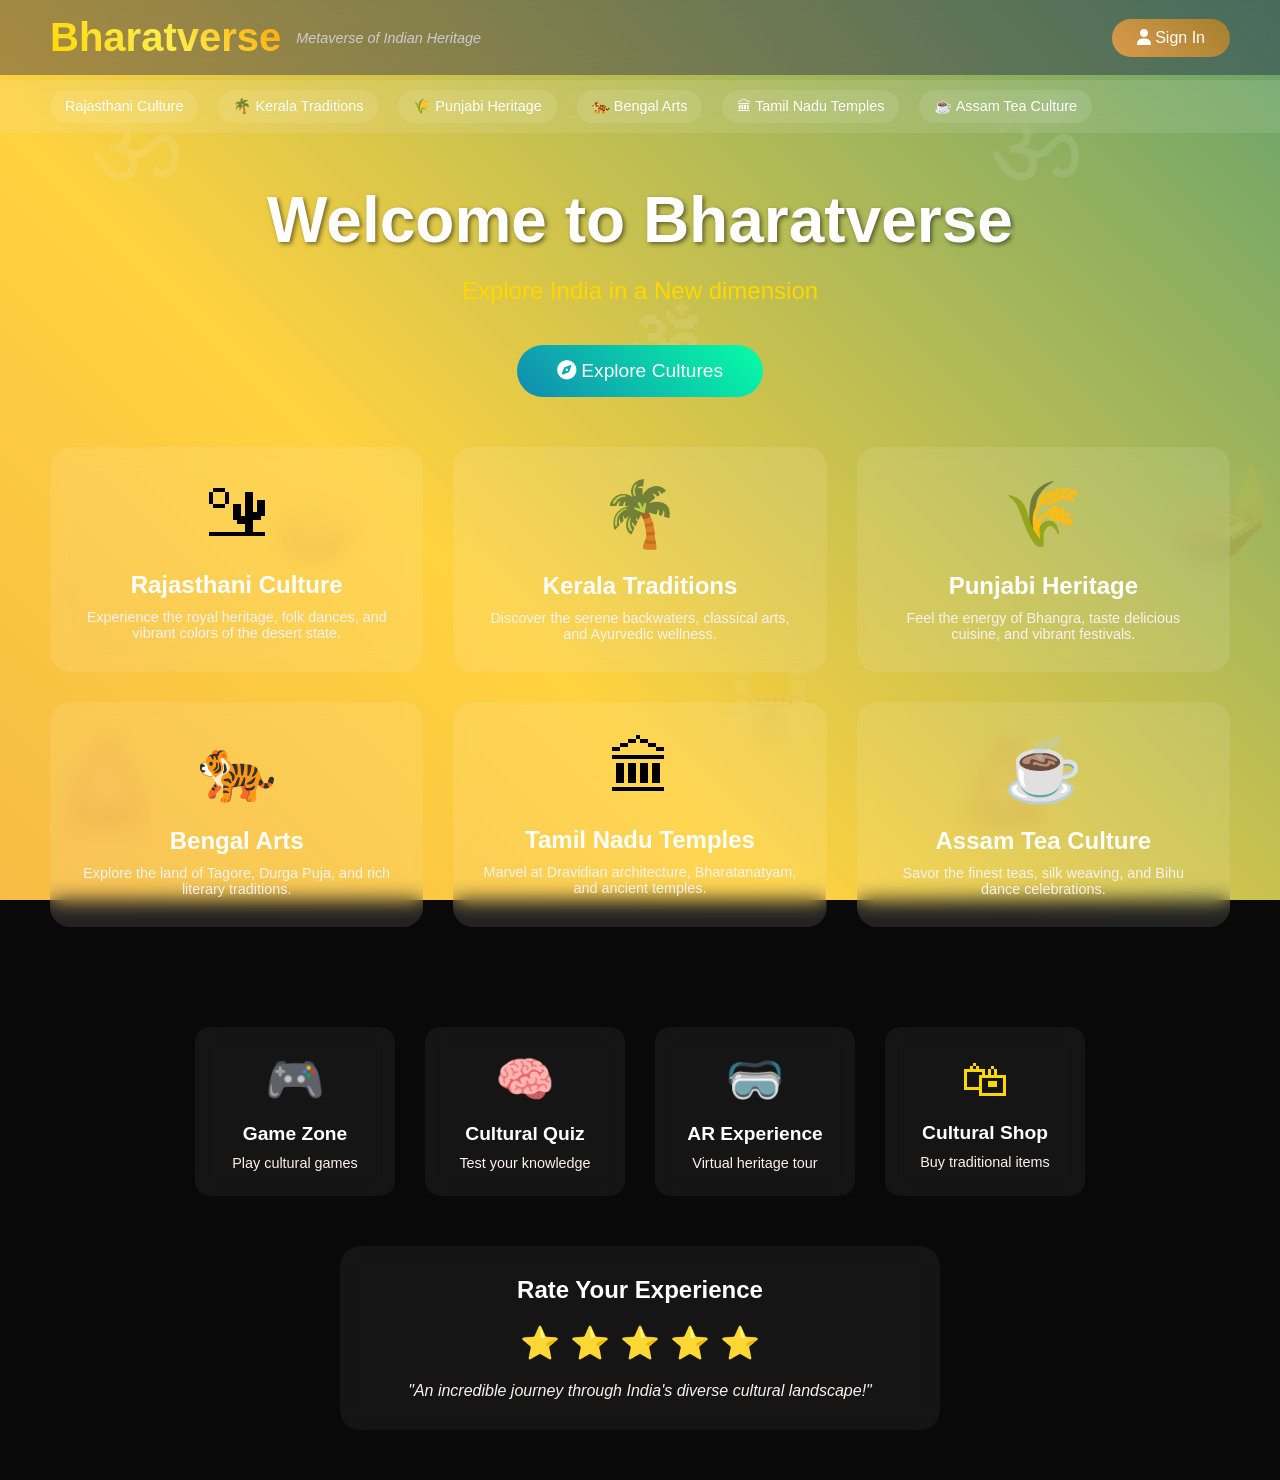
<file: index.html>
<!DOCTYPE html>
<html lang="en">
<head>
    <meta charset="UTF-8">
    <meta name="viewport" content="width=device-width, initial-scale=1.0">
    <title>Bharatverse - Metaverse of Indian Heritage</title>
    <link rel="stylesheet" href="https://cdnjs.cloudflare.com/ajax/libs/font-awesome/6.0.0/css/all.min.css">
    
    <link rel="stylesheet" href="assets/css/index.css">
</head>
<body>
    <div class="cultural-bg"></div>
    <div class="cultural-overlay"></div>

    <!-- Navbar -->
    <nav class="navbar">
        <div class="logo-section">
            <div class="logo">Bharatverse</div>
            <div class="tagline">Metaverse of Indian Heritage</div>
        </div>
        <div class="nav-right">
            <button class="sign-in-btn" onclick="showSignIn()">
                <i class="fas fa-user"></i> Sign In
            </button>
        </div>
    </nav>

    <!-- Recommendations Bar -->
    <div class="recommendations">
        <div class="rec-item" onclick="scrollToCulture('rajasthan')"> Rajasthani Culture</div>
        <div class="rec-item" onclick="scrollToCulture('kerala')">🌴 Kerala Traditions</div>
        <div class="rec-item" onclick="scrollToCulture('punjab')">🌾 Punjabi Heritage</div>
        <div class="rec-item" onclick="scrollToCulture('bengal')">🐅 Bengal Arts</div>
        <div class="rec-item" onclick="scrollToCulture('tamil')">🏛 Tamil Nadu Temples</div>
        <div class="rec-item" onclick="scrollToCulture('assam')">☕ Assam Tea Culture</div>
    </div>

    <!-- Main Content -->
    <div class="main-content">
        <!-- Hero Section -->
        <div class="hero-section">
            <h1 class="hero-title">Welcome to Bharatverse</h1>
            <p class="hero-subtitle">Explore India in a New dimension</p>
            <button class="explore-btn" onclick="exploreCultures()">
                <i class="fas fa-compass"></i> Explore Cultures
            </button>
        </div>

        <!-- Culture Cards -->
        <div class="cultures-grid">
            <div class="culture-card" id="rajasthan" onclick="showCultureDetails('rajasthan')">
                <span class="culture-icon">🏜</span>
                <h3 class="culture-title">Rajasthani Culture</h3>
                <p class="culture-desc">Experience the royal heritage, folk dances, and vibrant colors of the desert state.</p>
            </div>

            <div class="culture-card" id="kerala" onclick="window.location.href='pages/kerala.html'">
                <span class="culture-icon">🌴</span>
                <h3 class="culture-title">Kerala Traditions</h3>
                <p class="culture-desc">Discover the serene backwaters, classical arts, and Ayurvedic wellness.</p>
            </div>

            <div class="culture-card" id="punjab" onclick="showCultureDetails('punjab')">
                <span class="culture-icon">🌾</span>
                <h3 class="culture-title">Punjabi Heritage</h3>
                <p class="culture-desc">Feel the energy of Bhangra, taste delicious cuisine, and vibrant festivals.</p>
            </div>

            <div class="culture-card" id="bengal" onclick="showCultureDetails('bengal')">
                <span class="culture-icon">🐅</span>
                <h3 class="culture-title">Bengal Arts</h3>
                <p class="culture-desc">Explore the land of Tagore, Durga Puja, and rich literary traditions.</p>
            </div>

            <div class="culture-card" id="tamil" onclick="showCultureDetails('tamil')">
                <span class="culture-icon">🏛</span>
                <h3 class="culture-title">Tamil Nadu Temples</h3>
                <p class="culture-desc">Marvel at Dravidian architecture, Bharatanatyam, and ancient temples.</p>
            </div>

            <div class="culture-card" id="assam" onclick="showCultureDetails('assam')">
                <span class="culture-icon">☕</span>
                <h3 class="culture-title">Assam Tea Culture</h3>
                <p class="culture-desc">Savor the finest teas, silk weaving, and Bihu dance celebrations.</p>
            </div>
        </div>

        <!-- Features Section -->
        <div class="features-section">
            <div class="feature-card" onclick="openGameZone()">
                <div class="feature-icon">🎮</div>
                <h4 class="feature-title">Game Zone</h4>
                <p style="color: #fff0f0; font-size: 0.9rem;">Play cultural games</p>
            </div>

            <div class="feature-card" onclick="openQuiz()">
                <div class="feature-icon">🧠</div>
                <h4 class="feature-title">Cultural Quiz</h4>
                <p style="color: #fff0f0; font-size: 0.9rem;">Test your knowledge</p>
            </div>

            <div class="feature-card" onclick="openAR()">
                <div class="feature-icon">🥽</div>
                <h4 class="feature-title">AR Experience</h4>
                <p style="color: #fff0f0; font-size: 0.9rem;">Virtual heritage tour</p>
            </div>

            <div class="feature-card" onclick="window.location.href='pages/shop.html'">
                <div class="feature-icon">🛍</div>
                <h4 class="feature-title">Cultural Shop</h4>

                <p style="color: #fff0f0; font-size: 0.9rem;">Buy traditional items</p>
            </div>
        </div>

        <!-- Review Section -->
        <div class="review-section">
            <h3 class="review-title">Rate Your Experience</h3>
            <div class="rating">
                <span class="star" onclick="rate(1)">⭐</span>
                <span class="star" onclick="rate(2)">⭐</span>
                <span class="star" onclick="rate(3)">⭐</span>
                <span class="star" onclick="rate(4)">⭐</span>
                <span class="star" onclick="rate(5)">⭐</span>
            </div>
            <p class="review-text">"An incredible journey through India's diverse cultural landscape!"</p>
        </div>
    </div>
  
    
    <script src="assets/js/index.js"></script>
</body>
</html>
</file>
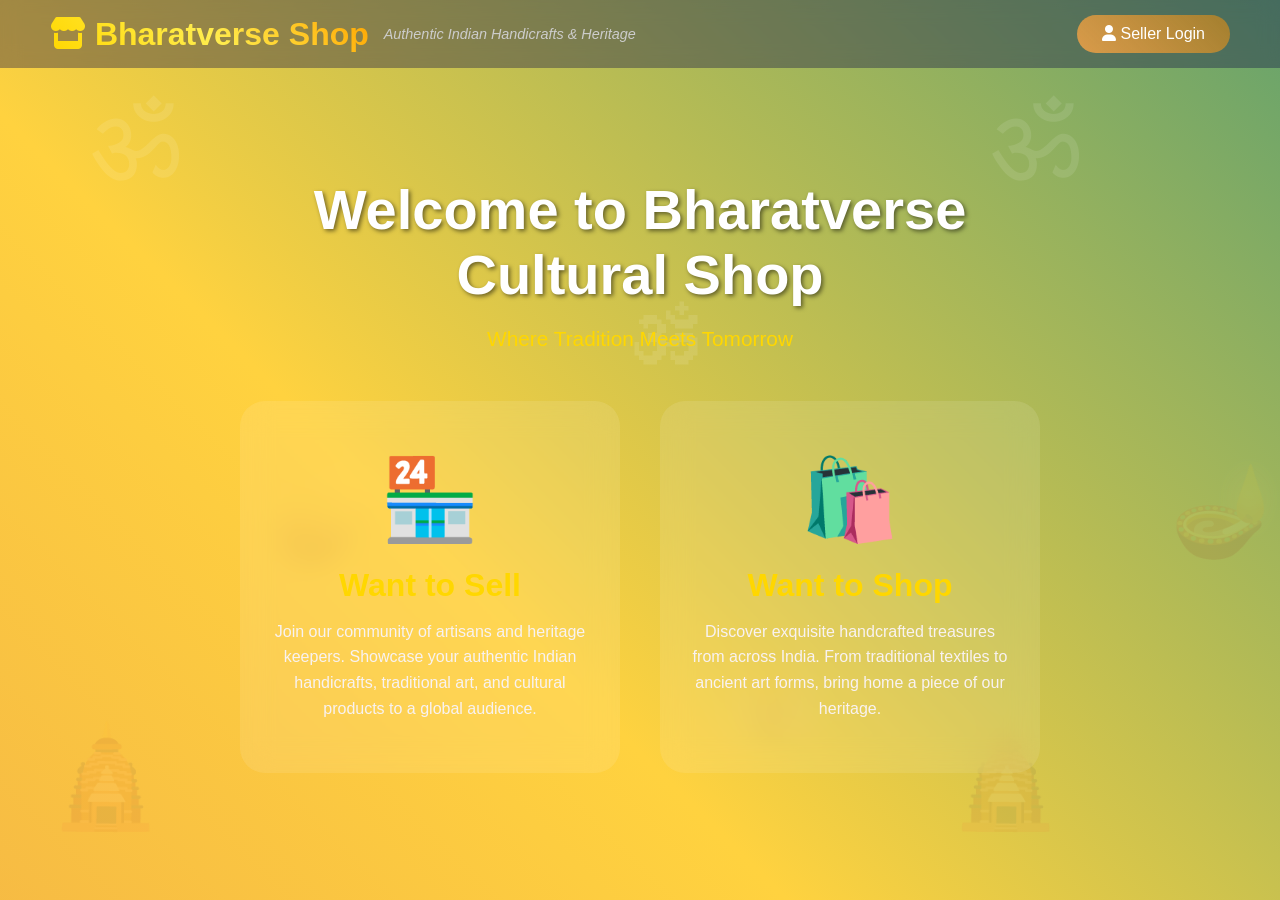
<file: pages/shop.html>
<!DOCTYPE html>
<html lang="en">
<head>
    <meta charset="UTF-8">
    <meta name="viewport" content="width=device-width, initial-scale=1.0">
    <title>Bharatverse - Cultural Shop</title>
    <link rel="stylesheet" href="https://cdnjs.cloudflare.com/ajax/libs/font-awesome/6.0.0/css/all.min.css">
    <link rel="stylesheet" href="../assets/css/shop.css">
</head>
<body>
    <div class="cultural-bg"></div>
    <div class="cultural-overlay"></div>

    <!-- Navbar -->
    <nav class="navbar">
        <div class="logo-section">
            <div class="logo" onclick="showLanding()">
                <i class="fas fa-store"></i> Bharatverse Shop
            </div>
            <div class="tagline">Authentic Indian Handicrafts & Heritage</div>
        </div>
        <div class="nav-right">
            <div class="cart-icon" onclick="openCart()">
                <i class="fas fa-shopping-cart"></i>
                <span class="cart-count" id="cartCount">0</span>
            </div>
            <button class="sign-in-btn" onclick="alert('Seller Login Modal')">
                <i class="fas fa-user"></i> Seller Login
            </button>
        </div>
    </nav>

    <!-- Landing Page -->
    <div class="landing-container" id="landingPage">
        <div class="landing-hero">
            <h1 class="landing-title">Welcome to Bharatverse Cultural Shop</h1>
            <p class="landing-subtitle">Where Tradition Meets Tomorrow</p>
            
            <div class="choice-grid">
                <div class="choice-card" onclick="showSellForm()">
                    <span class="choice-icon">🏪</span>
                    <h2 class="choice-title">Want to Sell</h2>
                    <p class="choice-desc">Join our community of artisans and heritage keepers. Showcase your authentic Indian handicrafts, traditional art, and cultural products to a global audience.</p>
                </div>

                <div class="choice-card" onclick="showShop()">
                    <span class="choice-icon">🛍️</span>
                    <h2 class="choice-title">Want to Shop</h2>
                    <p class="choice-desc">Discover exquisite handcrafted treasures from across India. From traditional textiles to ancient art forms, bring home a piece of our heritage.</p>
                </div>
            </div>
        </div>
    </div>

    <!-- Shop Page -->
    <div class="shop-container" id="shopPage">
        <div class="shop-header">
            <h1 class="shop-title">Cultural Heritage Shop</h1>
            <p class="shop-subtitle">Authentic Handicrafts from Across India</p>
        </div>

        <!-- Search Bar -->
        <div class="search-container">
            <input type="text" class="search-bar" id="searchBar" placeholder="Search for handicrafts, textiles, jewelry..." onkeyup="searchProducts()">
            <button class="search-btn" onclick="searchProducts()">
                <i class="fas fa-search"></i>
            </button>
        </div>

        <!-- Category Filters -->
        <div class="category-filters">
            <button class="filter-btn active" onclick="filterProducts('all')">All Products</button>
            <button class="filter-btn" onclick="filterProducts('textiles')">Traditional Textiles</button>
            <button class="filter-btn" onclick="filterProducts('handicrafts')">Handicrafts</button>
            <button class="filter-btn" onclick="filterProducts('jewelry')">Jewelry</button>
            <button class="filter-btn" onclick="filterProducts('art')">Art & Paintings</button>
            <button class="filter-btn" onclick="filterProducts('home')">Home Decor</button>
        </div>

        <!-- Products Grid -->
        <div class="products-grid" id="productsGrid"></div>
    </div>

    <!-- Seller Form Page -->
    <div class="shop-container" id="sellPage" style="display: none;">
        <div class="shop-header">
            <h1 class="shop-title">Become a Heritage Seller</h1>
            <p class="shop-subtitle">Share Your Craft with the World</p>
        </div>

        <div class="seller-form-container">
            <form onsubmit="submitSellerForm(event)">
                <div class="form-group">
                    <label class="form-label">Full Name</label>
                    <input type="text" class="form-input" placeholder="Enter your full name" required>
                </div>
                <div class="form-group">
                    <label class="form-label">Email Address</label>
                    <input type="email" class="form-input" placeholder="Enter your email" required>
                </div>
                <div class="form-group">
                    <label class="form-label">Phone Number</label>
                    <input type="tel" class="form-input" placeholder="Enter your phone number" required>
                </div>
                <div class="form-group">
                    <label class="form-label">Business Name</label>
                    <input type="text" class="form-input" placeholder="Your shop or business name">
                </div>
                <div class="form-group">
                    <label class="form-label">Product Category</label>
                    <select class="form-input" required>
                        <option value="">Select category</option>
                        <option>Traditional Textiles</option>
                        <option>Handicrafts</option>
                        <option>Jewelry</option>
                        <option>Art & Paintings</option>
                        <option>Home Decor</option>
                        <option>Books & Music</option>
                    </select>
                </div>
                <div class="form-group">
                    <label class="form-label">Describe Your Products</label>
                    <textarea class="form-input form-textarea" placeholder="Tell us about your traditional products, crafting methods, and heritage story..." required></textarea>
                </div>
                <div class="form-group">
                    <label class="form-label">Years of Experience</label>
                    <input type="number" class="form-input" placeholder="Years in this craft" min="0">
                </div>
                <button type="submit" class="submit-btn">
                    <i class="fas fa-paper-plane"></i> Submit Application
                </button>
            </form>
        </div>
    </div>

    <!-- Cart Modal -->
    <div class="cart-modal" id="cartModal">
        <div class="cart-header">
            <h3 class="cart-title">
                <i class="fas fa-shopping-cart"></i> Shopping Cart
            </h3>
            <button class="close-cart" onclick="closeCart()">
                <i class="fas fa-times"></i>
            </button>
        </div>
        <div id="cartItems"></div>
        <div class="cart-total" id="cartTotal" style="display: none;">
            <div class="total-amount">
                <span>Total:</span>
                <span id="cartTotalAmount">₹0</span>
            </div>
            <button class="checkout-btn" onclick="checkout()">
                <i class="fas fa-credit-card"></i> Proceed to Checkout
            </button>
        </div>
    </div>

    <!-- Product Detail Modal -->
    <div class="product-modal" id="productModal">
        <div class="product-modal-content">
            <button class="close-modal" onclick="closeProductModal()">
                <i class="fas fa-times"></i>
            </button>
            <div id="productModalBody"></div>
        </div>
    </div>

    
    <script src="../assets/js/shop.js"></script>
</body>
</html>
</file>
<file: assets/css/index.css>
* {
            margin: 0;
            padding: 0;
            box-sizing: border-box;
        }

        body {
            font-family: 'Arial', sans-serif;
            overflow-x: hidden;
            background: #090909;
        }

        /* Animated Cultural Background */
        .cultural-bg {
            position: fixed;
            top: 0;
            left: 0;
            width: 100%;
            height: 100%;
            z-index: -1;
            background: linear-gradient(45deg, #fa946f, #eca049, #ffd23f, #409777, #118ab2, #073b4c);
            background-size: 400% 400%;
            animation: gradientShift 15s ease infinite;
        }

        @keyframes gradientShift {
            0% { background-position: 0% 50%; }
            50% { background-position: 100% 50%; }
            100% { background-position: 0% 50%; }
        }

        .cultural-overlay {
            position: fixed;
            top: 0;
            left: 0;
            width: 100%;
            height: 100%;
            background: url('data:image/svg+xml,<svg xmlns="http://www.w3.org/2000/svg" viewBox="0 0 100 100"><text x="10" y="20" font-size="12" fill="rgba(255,255,255,0.1)">ॐ</text><text x="70" y="40" font-size="8" fill="rgba(255,255,255,0.1)">🕉</text><text x="30" y="60" font-size="10" fill="rgba(255,255,255,0.1)">🪔</text><text x="80" y="80" font-size="9" fill="rgba(255,255,255,0.1)">🕌</text><text x="5" y="90" font-size="11" fill="rgba(255,255,255,0.1)">🛕</text></svg>') repeat;
            z-index: -1;
        }

        /* Navbar */
        .navbar {
            background: rgba(11, 6, 70, 0.344);
            backdrop-filter: blur(10px);
            padding: 15px 50px;
            position: fixed;
            width: 100%;
            top: 0;
            z-index: 1000;
            display: flex;
            justify-content: space-between;
            align-items: center;
            transition: all 0.3s ease;
        }

        .navbar:hover {
            background: rgba(11, 6, 70, 0.344);
            box-shadow: 0 5px 20px rgba(255, 215, 0, 0.3);
        }

        .logo-section {
            display: flex;
            align-items: center;
            gap: 15px;
        }

        .logo {
            font-size: 2.5rem;
            font-weight: bold;
            background: linear-gradient(45deg, #ffd700, #ffed4e, #ffa500);
            -webkit-background-clip: text;
            -webkit-text-fill-color: transparent;
            animation: logoGlow 2s ease-in-out infinite alternate;
        }

        @keyframes logoGlow {
            from { filter: drop-shadow(0 0 5px rgba(255, 215, 0, 0.5)); }
            to { filter: drop-shadow(0 0 20px rgba(255, 215, 0, 0.8)); }
        }

        .tagline {
            color: #ccc;
            font-size: 0.9rem;
            font-style: italic;
        }

        .nav-right {
            display: flex;
            align-items: center;
            gap: 20px;
        }

        .sign-in-btn {
            background: linear-gradient(45deg, #d99b4b, #b78324cf);
            color: white;
            border: none;
            padding: 10px 25px;
            border-radius: 25px;
            cursor: pointer;
            font-size: 1rem;
            transition: all 0.3s ease;
            position: relative;
            overflow: hidden;
        }

        .sign-in-btn:hover {
            transform: translateY(-2px);
            box-shadow: 0 5px 15px rgba(255, 107, 53, 0.4);
        }

        .sign-in-btn::before {
            content: '';
            position: absolute;
            top: 50%;
            left: 50%;
            width: 0;
            height: 0;
            background: rgba(255, 255, 255, 0.3);
            border-radius: 50%;
            transform: translate(-50%, -50%);
            transition: width 0.6s, height 0.6s;
        }

        .sign-in-btn:hover::before {
            width: 300px;
            height: 300px;
        }

        /* Recommendations Bar */
        .recommendations {
            background: rgba(255, 255, 255, 0.1);
            backdrop-filter: blur(10px);
            padding: 10px 50px;
            margin-top: 80px;
            display: flex;
            gap: 20px;
            overflow-x: auto;
            scrollbar-width: thin;
            scrollbar-color: #ffd700 rgba(255, 255, 255, 0.1);
        }

        .recommendations::-webkit-scrollbar {
            height: 5px;
        }

        .recommendations::-webkit-scrollbar-track {
            background: rgba(255, 255, 255, 0.1);
        }

        .recommendations::-webkit-scrollbar-thumb {
            background: #ffd700;
            border-radius: 5px;
        }

        .rec-item {
            background: rgba(255, 255, 255, 0.1);
            padding: 8px 15px;
            border-radius: 20px;
            color: white;
            font-size: 0.9rem;
            cursor: pointer;
            transition: all 0.3s ease;
            white-space: nowrap;
        }

        .rec-item:hover {
            background: rgba(255, 215, 0, 0.3);
            transform: scale(1.05);
        }

        /* Main Content */
        .main-content {
            padding: 50px;
            min-height: 100vh;
            display: flex;
            flex-direction: column;
            align-items: center;
        }

        .hero-section {
            text-align: center;
            margin-bottom: 50px;
            animation: fadeInUp 1s ease;
        }

        @keyframes fadeInUp {
            from {
                opacity: 0;
                transform: translateY(30px);
            }
            to {
                opacity: 1;
                transform: translateY(0);
            }
        }

        .hero-title {
            font-size: 4rem;
            color: white;
            margin-bottom: 20px;
            text-shadow: 2px 2px 4px rgba(0, 0, 0, 0.5);
        }

        .hero-subtitle {
            font-size: 1.5rem;
            color: #ffd700;
            margin-bottom: 40px;
        }

        .explore-btn {
            background: linear-gradient(45deg, #118ab2, #06ffa5);
            color: white;
            border: none;
            padding: 15px 40px;
            font-size: 1.2rem;
            border-radius: 30px;
            cursor: pointer;
            transition: all 0.3s ease;
            position: relative;
            overflow: hidden;
        }

        .explore-btn:hover {
            transform: scale(1.1);
            box-shadow: 0 10px 30px rgba(6, 255, 165, 0.4);
        }

        .explore-btn::after {
            content: '→';
            position: absolute;
            right: 20px;
            opacity: 0;
            transition: all 0.3s ease;
        }

        .explore-btn:hover::after {
            opacity: 1;
            right: 15px;
        }

        /* Culture Cards */
        .cultures-grid {
            display: grid;
            grid-template-columns: repeat(auto-fit, minmax(300px, 1fr));
            gap: 30px;
            width: 100%;
            max-width: 1200px;
            margin-bottom: 50px;
        }

        .culture-card {
            background: rgba(255, 255, 255, 0.1);
            backdrop-filter: blur(10px);
            border-radius: 20px;
            padding: 30px;
            text-align: center;
            transition: all 0.3s ease;
            cursor: pointer;
            position: relative;
            overflow: hidden;
        }

        .culture-card::before {
            content: '';
            position: absolute;
            top: -50%;
            left: -50%;
            width: 200%;
            height: 200%;
            background: linear-gradient(45deg, transparent, rgba(255, 215, 0, 0.1), transparent);
            transform: rotate(45deg);
            transition: all 0.5s ease;
            opacity: 0;
        }

        .culture-card:hover::before {
            opacity: 1;
            animation: shimmer 0.5s ease;
        }

        @keyframes shimmer {
            0% { transform: translateX(-100%) translateY(-100%) rotate(45deg); }
            100% { transform: translateX(100%) translateY(100%) rotate(45deg); }
        }

        .culture-card:hover {
            transform: translateY(-10px);
            box-shadow: 0 20px 40px rgba(0, 0, 0, 0.3);
        }

        .culture-icon {
            font-size: 4rem;
            margin-bottom: 20px;
            display: block;
        }

        .culture-title {
            color: white;
            font-size: 1.5rem;
            margin-bottom: 10px;
        }

        .culture-desc {
            color: #f8f2f2;
            font-size: 0.9rem;
        }

        /* Features Section */
        .features-section {
            display: flex;
            gap: 30px;
            flex-wrap: wrap;
            justify-content: center;
            margin-top: 50px;
        }

        .feature-card {
            background: rgba(255, 255, 255, 0.05);
            backdrop-filter: blur(10px);
            padding: 25px;
            border-radius: 15px;
            text-align: center;
            transition: all 0.3s ease;
            cursor: pointer;
            min-width: 200px;
        }

        .feature-card:hover {
            background: rgba(255, 255, 255, 0.1);
            transform: translateY(-5px);
        }

        .feature-icon {
            font-size: 3rem;
            color: #ffd700;
            margin-bottom: 15px;
        }

        .feature-title {
            color: white;
            font-size: 1.2rem;
            margin-bottom: 10px;
        }

        /* Review Section */
        .review-section {
            background: rgba(255, 255, 255, 0.05);
            backdrop-filter: blur(10px);
            padding: 30px;
            border-radius: 20px;
            margin-top: 50px;
            max-width: 600px;
            width: 100%;
        }

        .review-title {
            color: white;
            font-size: 1.5rem;
            margin-bottom: 20px;
            text-align: center;
        }

        .rating {
            display: flex;
            justify-content: center;
            gap: 10px;
            margin-bottom: 20px;
        }

        .star {
            font-size: 2rem;
            color: #ffd700;
            cursor: pointer;
            transition: all 0.3s ease;
        }

        .star:hover {
            transform: scale(1.2);
            text-shadow: 0 0 10px #ffd700;
        }

        .review-text {
            color: #faf0f0;
            text-align: center;
            font-style: italic;
        }

        /* Responsive */
        @media (max-width: 768px) {
            .navbar {
                padding: 15px 20px;
            }

            .logo {
                font-size: 2rem;
            }

            .hero-title {
                font-size: 3rem;
            }

            .cultures-grid {
                grid-template-columns: 1fr;
            }

            .main-content {
                padding: 20px;
            }
        }
</file>
<file: assets/css/shop.css>
/* Import all styles from main page */
        * {
            margin: 0;
            padding: 0;
            box-sizing: border-box;
        }

        body {
            font-family: 'Arial', sans-serif;
            overflow-x: hidden;
            background: #090909;
            color: white;
        }

        /* Animated Cultural Background */
        .cultural-bg {
            position: fixed;
            top: 0;
            left: 0;
            width: 100%;
            height: 100%;
            z-index: -1;
            background: linear-gradient(45deg, #fa946f, #eca049, #ffd23f, #409777, #118ab2, #073b4c);
            background-size: 400% 400%;
            animation: gradientShift 15s ease infinite;
        }

        @keyframes gradientShift {
            0% { background-position: 0% 50%; }
            50% { background-position: 100% 50%; }
            100% { background-position: 0% 50%; }
        }

        .cultural-overlay {
            position: fixed;
            top: 0;
            left: 0;
            width: 100%;
            height: 100%;
            background: url('data:image/svg+xml,<svg xmlns="http://www.w3.org/2000/svg" viewBox="0 0 100 100"><text x="10" y="20" font-size="12" fill="rgba(255,255,255,0.1)">ॐ</text><text x="70" y="40" font-size="8" fill="rgba(255,255,255,0.1)">🕉</text><text x="30" y="60" font-size="10" fill="rgba(255,255,255,0.1)">🪔</text><text x="80" y="80" font-size="9" fill="rgba(255,255,255,0.1)">🕌</text><text x="5" y="90" font-size="11" fill="rgba(255,255,255,0.1)">🛕</text></svg>') repeat;
            z-index: -1;
        }

        /* Navbar */
        .navbar {
            background: rgba(11, 6, 70, 0.344);
            backdrop-filter: blur(10px);
            padding: 15px 50px;
            position: fixed;
            width: 100%;
            top: 0;
            z-index: 1000;
            display: flex;
            justify-content: space-between;
            align-items: center;
            transition: all 0.3s ease;
        }

        .navbar:hover {
            background: rgba(11, 6, 70, 0.5);
            box-shadow: 0 5px 20px rgba(255, 215, 0, 0.3);
        }

        .logo-section {
            display: flex;
            align-items: center;
            gap: 15px;
        }

        .logo {
            font-size: 2rem;
            font-weight: bold;
            background: linear-gradient(45deg, #ffd700, #ffed4e, #ffa500);
            -webkit-background-clip: text;
            -webkit-text-fill-color: transparent;
            animation: logoGlow 2s ease-in-out infinite alternate;
            cursor: pointer;
        }

        @keyframes logoGlow {
            from { filter: drop-shadow(0 0 5px rgba(255, 215, 0, 0.5)); }
            to { filter: drop-shadow(0 0 20px rgba(255, 215, 0, 0.8)); }
        }

        .tagline {
            color: #ccc;
            font-size: 0.9rem;
            font-style: italic;
        }

        .nav-right {
            display: flex;
            align-items: center;
            gap: 20px;
        }

        .cart-icon {
            position: relative;
            cursor: pointer;
            font-size: 1.5rem;
            color: #ffd700;
            transition: all 0.3s ease;
        }

        .cart-icon:hover {
            transform: scale(1.1);
            filter: drop-shadow(0 0 10px #ffd700);
        }

        .cart-count {
            position: absolute;
            top: -8px;
            right: -8px;
            background: #ff6b35;
            color: white;
            border-radius: 50%;
            width: 20px;
            height: 20px;
            display: flex;
            align-items: center;
            justify-content: center;
            font-size: 0.8rem;
            font-weight: bold;
        }

        .sign-in-btn {
            background: linear-gradient(45deg, #d99b4b, #b78324cf);
            color: white;
            border: none;
            padding: 10px 25px;
            border-radius: 25px;
            cursor: pointer;
            font-size: 1rem;
            transition: all 0.3s ease;
        }

        .sign-in-btn:hover {
            transform: translateY(-2px);
            box-shadow: 0 5px 15px rgba(255, 107, 53, 0.4);
        }

        /* Landing Page Styles */
        .landing-container {
            min-height: 100vh;
            display: flex;
            align-items: center;
            justify-content: center;
            padding: 100px 50px 50px;
        }

        .landing-hero {
            text-align: center;
            max-width: 800px;
        }

        .landing-title {
            font-size: 3.5rem;
            margin-bottom: 20px;
            text-shadow: 2px 2px 4px rgba(0, 0, 0, 0.5);
            animation: fadeInUp 1s ease;
        }

        .landing-subtitle {
            font-size: 1.3rem;
            color: #ffd700;
            margin-bottom: 50px;
            animation: fadeInUp 1s ease 0.2s both;
        }

        .choice-grid {
            display: grid;
            grid-template-columns: repeat(auto-fit, minmax(300px, 1fr));
            gap: 40px;
            animation: fadeInUp 1s ease 0.4s both;
        }

        .choice-card {
            background: rgba(255, 255, 255, 0.1);
            backdrop-filter: blur(15px);
            padding: 50px 30px;
            border-radius: 25px;
            cursor: pointer;
            transition: all 0.4s ease;
            position: relative;
            overflow: hidden;
            border: 2px solid transparent;
        }

        .choice-card::before {
            content: '';
            position: absolute;
            top: -50%;
            left: -50%;
            width: 200%;
            height: 200%;
            background: linear-gradient(45deg, transparent, rgba(255, 215, 0, 0.2), transparent);
            transform: rotate(45deg);
            transition: all 0.6s ease;
            opacity: 0;
        }

        .choice-card:hover::before {
            opacity: 1;
            animation: shimmer 0.6s ease;
        }

        .choice-card:hover {
            transform: translateY(-15px) scale(1.03);
            box-shadow: 0 25px 50px rgba(0, 0, 0, 0.4);
            border-color: rgba(255, 215, 0, 0.5);
        }

        .choice-icon {
            font-size: 5rem;
            margin-bottom: 20px;
            display: block;
            transition: all 0.3s ease;
        }

        .choice-card:hover .choice-icon {
            transform: scale(1.2) rotate(5deg);
        }

        .choice-title {
            font-size: 2rem;
            margin-bottom: 15px;
            color: #ffd700;
        }

        .choice-desc {
            color: #f8f2f2;
            font-size: 1rem;
            line-height: 1.6;
        }

        /* Shop Page Styles */
        .shop-container {
            padding: 100px 50px 50px;
            display: none;
        }

        .shop-header {
            text-align: center;
            margin-bottom: 40px;
        }

        .shop-title {
            font-size: 3rem;
            margin-bottom: 10px;
            text-shadow: 2px 2px 4px rgba(0, 0, 0, 0.5);
        }

        .shop-subtitle {
            color: #ffd700;
            font-size: 1.2rem;
        }

        /* Search Bar */
        .search-container {
            max-width: 600px;
            margin: 0 auto 30px;
            position: relative;
        }

        .search-bar {
            width: 100%;
            padding: 15px 50px 15px 20px;
            border-radius: 30px;
            border: 2px solid rgba(255, 215, 0, 0.3);
            background: rgba(255, 255, 255, 0.1);
            backdrop-filter: blur(10px);
            color: white;
            font-size: 1rem;
            transition: all 0.3s ease;
        }

        .search-bar:focus {
            outline: none;
            border-color: #ffd700;
            box-shadow: 0 0 20px rgba(255, 215, 0, 0.3);
        }

        .search-btn {
            position: absolute;
            right: 5px;
            top: 50%;
            transform: translateY(-50%);
            background: linear-gradient(45deg, #ffd700, #ffa500);
            border: none;
            padding: 10px 15px;
            border-radius: 50%;
            cursor: pointer;
            color: #090909;
            transition: all 0.3s ease;
        }

        .search-btn:hover {
            transform: translateY(-50%) scale(1.1);
        }

        /* Category Filters */
        .category-filters {
            display: flex;
            gap: 15px;
            justify-content: center;
            flex-wrap: wrap;
            margin-bottom: 40px;
        }

        .filter-btn {
            background: rgba(255, 255, 255, 0.1);
            backdrop-filter: blur(10px);
            border: 2px solid rgba(255, 215, 0, 0.3);
            color: white;
            padding: 10px 20px;
            border-radius: 25px;
            cursor: pointer;
            transition: all 0.3s ease;
            font-size: 0.9rem;
        }

        .filter-btn:hover {
            background: rgba(255, 215, 0, 0.2);
            transform: translateY(-2px);
        }

        .filter-btn.active {
            background: linear-gradient(45deg, #ffd700, #ffa500);
            color: #090909;
            border-color: transparent;
            font-weight: bold;
        }

        /* Product Grid */
        .products-grid {
            display: grid;
            grid-template-columns: repeat(auto-fill, minmax(280px, 1fr));
            gap: 30px;
            max-width: 1200px;
            margin: 0 auto;
        }

        .product-card {
            background: rgba(255, 255, 255, 0.1);
            backdrop-filter: blur(10px);
            border-radius: 20px;
            overflow: hidden;
            transition: all 0.4s ease;
            cursor: pointer;
            position: relative;
        }

        .product-card:hover {
            transform: translateY(-10px);
            box-shadow: 0 20px 40px rgba(0, 0, 0, 0.4);
        }

        .product-image {
            width: 100%;
            height: 250px;
            object-fit: cover;
            transition: transform 0.5s ease;
        }

        .product-card:hover .product-image {
            transform: scale(1.1);
        }

        .product-info {
            padding: 20px;
        }

        .product-name {
            font-size: 1.2rem;
            margin-bottom: 8px;
            color: #ffd700;
        }

        .product-category {
            color: #ccc;
            font-size: 0.85rem;
            margin-bottom: 10px;
            display: block;
        }

        .product-price {
            font-size: 1.5rem;
            font-weight: bold;
            color: #06ffa5;
            margin-bottom: 15px;
        }

        .add-to-cart-btn {
            width: 100%;
            background: linear-gradient(45deg, #118ab2, #06ffa5);
            color: white;
            border: none;
            padding: 12px;
            border-radius: 10px;
            cursor: pointer;
            font-size: 1rem;
            transition: all 0.3s ease;
            position: relative;
            overflow: hidden;
        }

        .add-to-cart-btn:hover {
            transform: scale(1.05);
            box-shadow: 0 5px 15px rgba(6, 255, 165, 0.4);
        }

        .add-to-cart-btn::before {
            content: '';
            position: absolute;
            top: 50%;
            left: 50%;
            width: 0;
            height: 0;
            background: rgba(255, 255, 255, 0.3);
            border-radius: 50%;
            transform: translate(-50%, -50%);
            transition: width 0.6s, height 0.6s;
        }

        .add-to-cart-btn:hover::before {
            width: 300px;
            height: 300px;
        }

        /* Cart Modal */
        .cart-modal {
            position: fixed;
            top: 0;
            right: -400px;
            width: 400px;
            height: 100vh;
            background: rgba(11, 6, 70, 0.95);
            backdrop-filter: blur(20px);
            z-index: 2000;
            transition: right 0.4s ease;
            padding: 20px;
            overflow-y: auto;
            border-left: 2px solid rgba(255, 215, 0, 0.3);
        }

        .cart-modal.open {
            right: 0;
        }

        .cart-header {
            display: flex;
            justify-content: space-between;
            align-items: center;
            margin-bottom: 20px;
            padding-bottom: 15px;
            border-bottom: 2px solid rgba(255, 215, 0, 0.3);
        }

        .cart-title {
            font-size: 1.5rem;
            color: #ffd700;
        }

        .close-cart {
            background: none;
            border: none;
            color: white;
            font-size: 1.5rem;
            cursor: pointer;
            transition: all 0.3s ease;
        }

        .close-cart:hover {
            color: #ff6b35;
            transform: rotate(90deg);
        }

        .cart-item {
            display: flex;
            gap: 15px;
            padding: 15px;
            background: rgba(255, 255, 255, 0.05);
            border-radius: 10px;
            margin-bottom: 15px;
            transition: all 0.3s ease;
        }

        .cart-item:hover {
            background: rgba(255, 255, 255, 0.1);
        }

        .cart-item-image {
            width: 60px;
            height: 60px;
            border-radius: 8px;
            object-fit: cover;
        }

        .cart-item-info {
            flex: 1;
        }

        .cart-item-name {
            font-size: 1rem;
            margin-bottom: 5px;
            color: #ffd700;
        }

        .cart-item-price {
            color: #06ffa5;
            font-weight: bold;
        }

        .remove-item {
            background: #ff6b35;
            color: white;
            border: none;
            padding: 5px 10px;
            border-radius: 5px;
            cursor: pointer;
            font-size: 0.8rem;
            transition: all 0.3s ease;
        }

        .remove-item:hover {
            background: #ff4500;
            transform: scale(1.1);
        }

        .cart-total {
            position: sticky;
            bottom: 0;
            background: rgba(11, 6, 70, 0.95);
            padding: 20px;
            border-top: 2px solid rgba(255, 215, 0, 0.3);
        }

        .total-amount {
            display: flex;
            justify-content: space-between;
            font-size: 1.3rem;
            margin-bottom: 15px;
            color: #ffd700;
        }

        .checkout-btn {
            width: 100%;
            background: linear-gradient(45deg, #ffd700, #ffa500);
            color: #090909;
            border: none;
            padding: 15px;
            border-radius: 10px;
            font-size: 1.1rem;
            font-weight: bold;
            cursor: pointer;
            transition: all 0.3s ease;
        }

        .checkout-btn:hover {
            transform: scale(1.05);
            box-shadow: 0 5px 15px rgba(255, 215, 0, 0.4);
        }

        .empty-cart {
            text-align: center;
            color: #ccc;
            padding: 40px;
            font-style: italic;
        }

        /* Product Detail Modal */
        .product-modal {
            position: fixed;
            top: 0;
            left: 0;
            width: 100%;
            height: 100vh;
            background: rgba(0, 0, 0, 0.9);
            backdrop-filter: blur(10px);
            z-index: 3000;
            display: none;
            align-items: center;
            justify-content: center;
            padding: 20px;
        }

        .product-modal-content {
            background: rgba(11, 6, 70, 0.95);
            backdrop-filter: blur(20px);
            border-radius: 20px;
            max-width: 800px;
            max-height: 90vh;
            overflow-y: auto;
            position: relative;
            border: 2px solid rgba(255, 215, 0, 0.3);
        }

        .close-modal {
            position: absolute;
            top: 15px;
            right: 15px;
            background: none;
            border: none;
            color: white;
            font-size: 2rem;
            cursor: pointer;
            z-index: 10;
            transition: all 0.3s ease;
        }

        .close-modal:hover {
            color: #ff6b35;
            transform: rotate(90deg);
        }

        .product-detail-image {
            width: 100%;
            height: 400px;
            object-fit: cover;
            border-radius: 20px 20px 0 0;
        }

        .product-detail-info {
            padding: 30px;
        }

        .product-detail-name {
            font-size: 2rem;
            color: #ffd700;
            margin-bottom: 10px;
        }

        .product-detail-desc {
            color: #f8f2f2;
            line-height: 1.6;
            margin-bottom: 20px;
        }

        .product-detail-price {
            font-size: 2rem;
            color: #06ffa5;
            font-weight: bold;
            margin-bottom: 20px;
        }

        .quantity-selector {
            display: flex;
            align-items: center;
            gap: 15px;
            margin-bottom: 20px;
        }

        .quantity-btn {
            background: rgba(255, 215, 0, 0.2);
            border: 2px solid #ffd700;
            color: #ffd700;
            width: 40px;
            height: 40px;
            border-radius: 50%;
            cursor: pointer;
            font-size: 1.2rem;
            transition: all 0.3s ease;
        }

        .quantity-btn:hover {
            background: #ffd700;
            color: #090909;
        }

        .quantity-input {
            width: 60px;
            text-align: center;
            background: rgba(255, 255, 255, 0.1);
            border: 2px solid rgba(255, 215, 0, 0.3);
            border-radius: 10px;
            color: white;
            padding: 8px;
            font-size: 1.1rem;
        }

        /* Seller Form */
        .seller-form-container {
            max-width: 600px;
            margin: 0 auto;
            background: rgba(255, 255, 255, 0.1);
            backdrop-filter: blur(15px);
            padding: 40px;
            border-radius: 20px;
            border: 2px solid rgba(255, 215, 0, 0.3);
        }

        .form-group {
            margin-bottom: 20px;
        }

        .form-label {
            display: block;
            color: #ffd700;
            margin-bottom: 8px;
            font-weight: bold;
        }

        .form-input {
            width: 100%;
            padding: 12px 15px;
            border-radius: 10px;
            border: 2px solid rgba(255, 215, 0, 0.3);
            background: rgba(255, 255, 255, 0.1);
            color: white;
            font-size: 1rem;
            transition: all 0.3s ease;
        }

        .form-input:focus {
            outline: none;
            border-color: #ffd700;
            box-shadow: 0 0 10px rgba(255, 215, 0, 0.3);
        }

        .form-textarea {
            min-height: 100px;
            resize: vertical;
        }

        .submit-btn {
            width: 100%;
            background: linear-gradient(45deg, #118ab2, #06ffa5);
            color: white;
            border: none;
            padding: 15px;
            border-radius: 10px;
            font-size: 1.1rem;
            cursor: pointer;
            transition: all 0.3s ease;
        }

        .submit-btn:hover {
            transform: translateY(-2px);
            box-shadow: 0 10px 20px rgba(6, 255, 165, 0.4);
        }

        /* Responsive */
        @media (max-width: 768px) {
            .navbar {
                padding: 15px 20px;
            }

            .landing-title {
                font-size: 2.5rem;
            }

            .choice-grid {
                grid-template-columns: 1fr;
            }

            .shop-container {
                padding: 100px 20px 50px;
            }

            .cart-modal {
                width: 100%;
                right: -100%;
            }

            .products-grid {
                grid-template-columns: repeat(auto-fill, minmax(200px, 1fr));
            }
        }

        @keyframes fadeInUp {
            from {
                opacity: 0;
                transform: translateY(30px);
            }
            to {
                opacity: 1;
                transform: translateY(0);
            }
        }

        @keyframes shimmer {
            0% { transform: translateX(-100%) translateY(-100%) rotate(45deg); }
            100% { transform: translateX(100%) translateY(100%) rotate(45deg); }
        }
</file>
